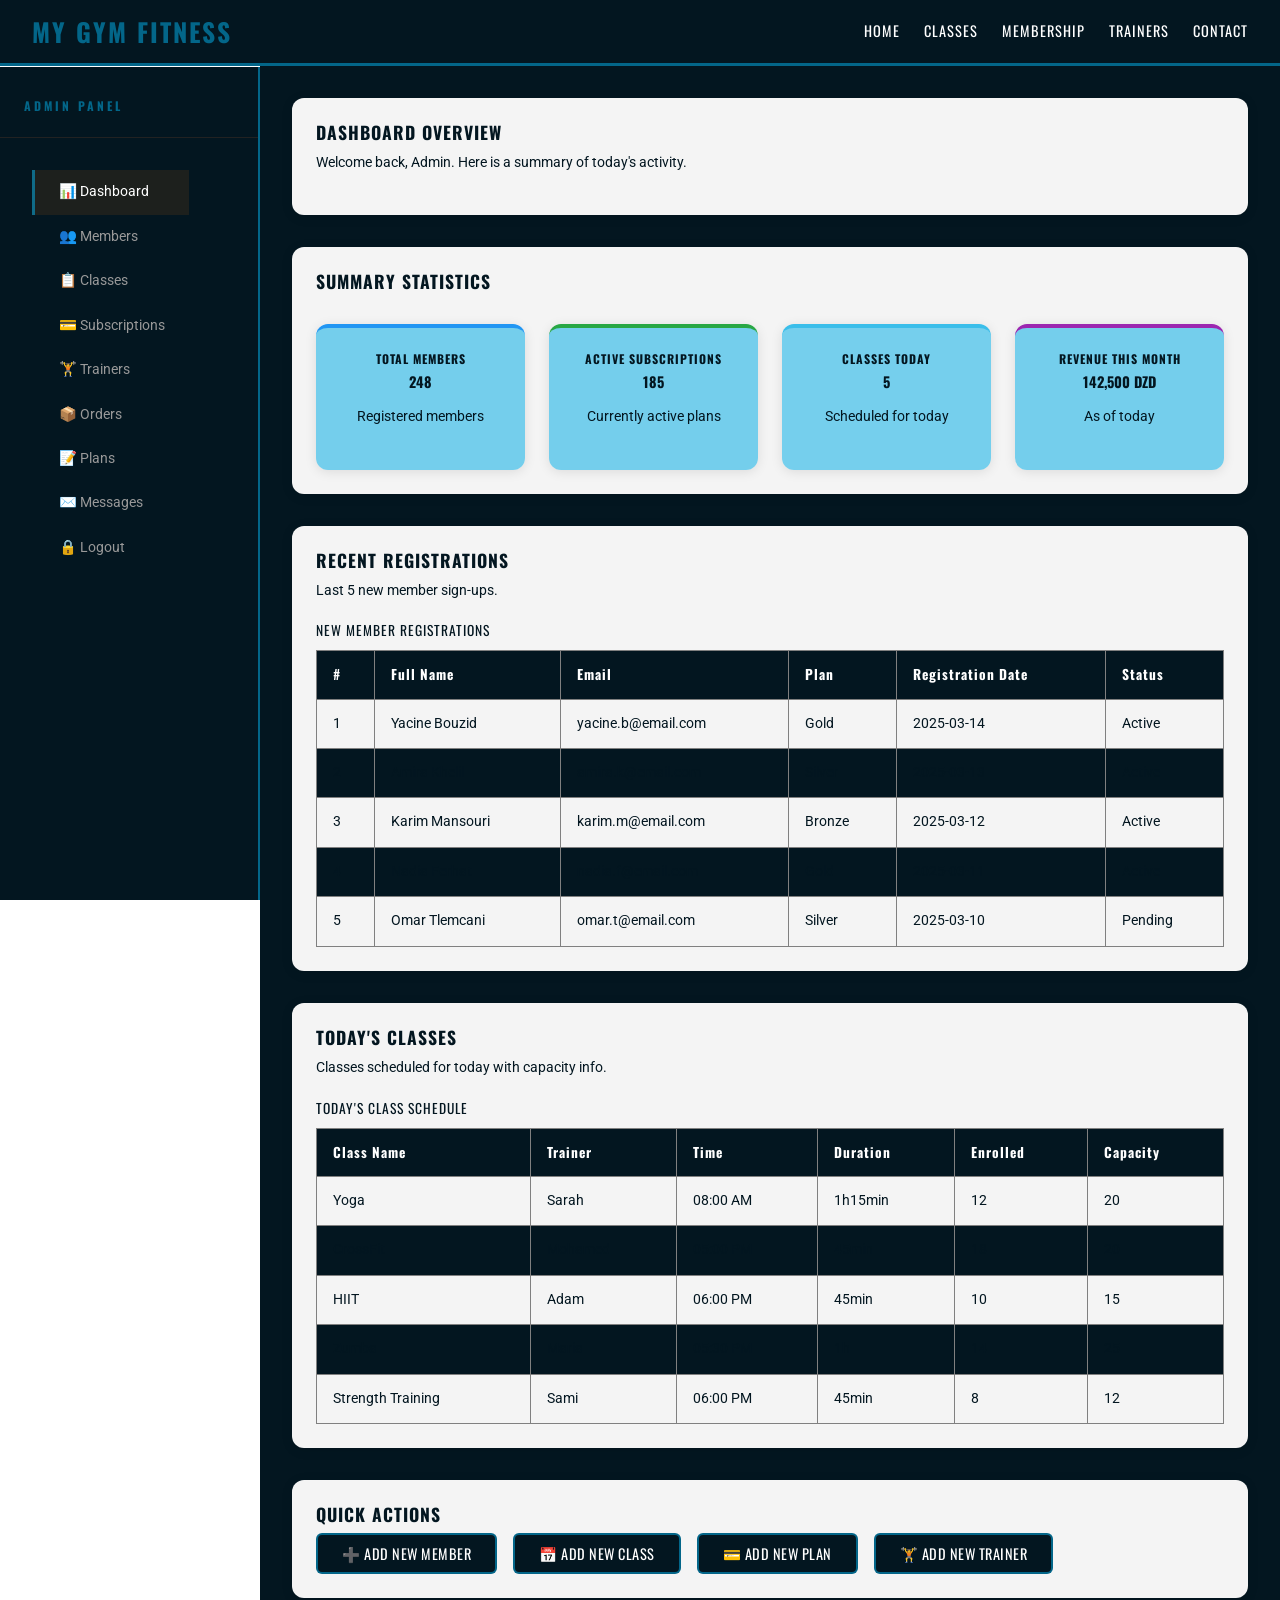
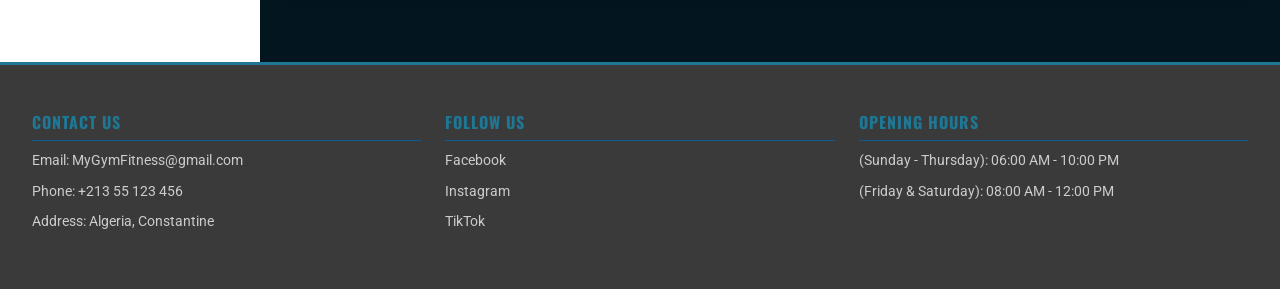
<file: admin-dashboard.html>
<!DOCTYPE html>
<html lang="en">
<head>
    <meta charset="UTF-8">
    <meta name="viewport" content="width=device-width, initial-scale=1.0">
    <title>Admin Dashboard</title>
    <link rel="stylesheet" href="admin.css">
    <link href="https://fonts.googleapis.com/css2?family=Oswald:wght@400;700&family=Roboto:wght@300;400;500&display=swap" rel="stylesheet">
</head>
<body>

<header>
    <nav>
        <h1>My Gym Fitness</h1>
        <ul class="navbar">
            <li><a href="index.html">Home</a></li>
            <li><a href="classes.html">Classes</a></li>
            <li><a href="membership.html">Membership</a></li>
            <li><a href="trainers.html">Trainers</a></li>
            <li><a href="contact.html">Contact</a></li>
        </ul>
    </nav>
</header>

<!-- Admin Layout: Sidebar + Main Content -->
<div class="admin-wrapper">

    <!-- Sidebar Navigation -->
    <aside class="admin-sidebar">
        <h2>Admin Panel</h2>
        <nav>
            <ul>
                <li><a href="admin-dashboard.html" class="active">📊 Dashboard</a></li>
                <li><a href="#">👥 Members</a></li>
                <li><a href="#">📋 Classes</a></li>
                <li><a href="#">💳 Subscriptions</a></li>
                <li><a href="#">🏋️ Trainers</a></li>
                <li><a href="#">📦 Orders</a></li>
                <li><a href="admin-plans.html">📝 Plans</a></li>
                <li><a href="#">✉️ Messages</a></li>
                <li><a href="admin-login.html">🔒 Logout</a></li>
            </ul>
        </nav>
    </aside>

    <!-- Main Dashboard Content -->
    <main class="admin-main">

        <section id="dashboard-header">
            <h2>Dashboard Overview</h2>
            <p>Welcome back, Admin. Here is a summary of today's activity.</p>
        </section>

        <!-- Summary Stats Section -->
        <section id="stats">
            <h2>Summary Statistics</h2>

            <article class="stat-card">
                <h3>Total Members</h3>
                <p class="stat-number">248</p>
                <p class="stat-label">Registered members</p>
            </article>

            <article class="stat-card">
                <h3>Active Subscriptions</h3>
                <p class="stat-number">185</p>
                <p class="stat-label">Currently active plans</p>
            </article>

            <article class="stat-card">
                <h3>Classes Today</h3>
                <p class="stat-number">5</p>
                <p class="stat-label">Scheduled for today</p>
            </article>

            <article class="stat-card">
                <h3>Revenue This Month</h3>
                <p class="stat-number">142,500 DZD</p>
                <p class="stat-label">As of today</p>
            </article>
        </section>

        <!-- Recent Registrations Table -->
        <section id="recent-activity">
            <h2>Recent Registrations</h2>
            <p>Last 5 new member sign-ups.</p>

            <table border="1">
                <caption>New Member Registrations</caption>
                <thead>
                    <tr>
                        <th>#</th>
                        <th>Full Name</th>
                        <th>Email</th>
                        <th>Plan</th>
                        <th>Registration Date</th>
                        <th>Status</th>
                    </tr>
                </thead>
                <tbody>
                    <tr>
                        <td>1</td>
                        <td>Yacine Bouzid</td>
                        <td>yacine.b@email.com</td>
                        <td>Gold</td>
                        <td>2025-03-14</td>
                        <td>Active</td>
                    </tr>
                    <tr>
                        <td>2</td>
                        <td>Amira Khelil</td>
                        <td>amira.k@email.com</td>
                        <td>Silver</td>
                        <td>2025-03-13</td>
                        <td>Active</td>
                    </tr>
                    <tr>
                        <td>3</td>
                        <td>Karim Mansouri</td>
                        <td>karim.m@email.com</td>
                        <td>Bronze</td>
                        <td>2025-03-12</td>
                        <td>Active</td>
                    </tr>
                    <tr>
                        <td>4</td>
                        <td>Nadia Ferhat</td>
                        <td>nadia.f@email.com</td>
                        <td>Gold</td>
                        <td>2025-03-11</td>
                        <td>Active</td>
                    </tr>
                    <tr>
                        <td>5</td>
                        <td>Omar Tlemcani</td>
                        <td>omar.t@email.com</td>
                        <td>Silver</td>
                        <td>2025-03-10</td>
                        <td>Pending</td>
                    </tr>
                </tbody>
            </table>
        </section>

        <!-- Today's Classes Table -->
        <section id="todays-classes">
            <h2>Today's Classes</h2>
            <p>Classes scheduled for today with capacity info.</p>

            <table border="1">
                <caption>Today's Class Schedule</caption>
                <thead>
                    <tr>
                        <th>Class Name</th>
                        <th>Trainer</th>
                        <th>Time</th>
                        <th>Duration</th>
                        <th>Enrolled</th>
                        <th>Capacity</th>
                    </tr>
                </thead>
                <tbody>
                    <tr>
                        <td>Yoga</td>
                        <td>Sarah</td>
                        <td>08:00 AM</td>
                        <td>1h15min</td>
                        <td>12</td>
                        <td>20</td>
                    </tr>
                    <tr>
                        <td>CrossFit</td>
                        <td>Mohamed</td>
                        <td>05:00 PM</td>
                        <td>45min</td>
                        <td>18</td>
                        <td>20</td>
                    </tr>
                    <tr>
                        <td>HIIT</td>
                        <td>Adam</td>
                        <td>06:00 PM</td>
                        <td>45min</td>
                        <td>10</td>
                        <td>15</td>
                    </tr>
                    <tr>
                        <td>Zumba</td>
                        <td>Maria</td>
                        <td>05:30 PM</td>
                        <td>1h</td>
                        <td>14</td>
                        <td>25</td>
                    </tr>
                    <tr>
                        <td>Strength Training</td>
                        <td>Sami</td>
                        <td>06:00 PM</td>
                        <td>45min</td>
                        <td>8</td>
                        <td>12</td>
                    </tr>
                </tbody>
            </table>
        </section>

        <!-- Quick Actions Section -->
        <section id="quick-actions">
            <h2>Quick Actions</h2>
            <ul>
                <li><button type="button">➕ Add New Member</button></li>
                <li><button type="button">📅 Add New Class</button></li>
                <li><button type="button">💳 Add New Plan</button></li>
                <li><button type="button">🏋️ Add New Trainer</button></li>
            </ul>
        </section>

    </main>
</div>

<footer>
    <section>
        <h2>Contact Us</h2>
        <p>Email: MyGymFitness@gmail.com</p>
        <p>Phone: +213 55 123 456</p>
        <p>Address: Algeria, Constantine</p>
    </section>

    <section>
        <h2>Follow Us</h2>
        <ul>
            <li><a href="#">Facebook</a></li>
            <li><a href="#">Instagram</a></li>
            <li><a href="#">TikTok</a></li>
        </ul>
    </section>

    <section>
        <h2>Opening Hours</h2>
        <ul>
            <li>(Sunday - Thursday): 06:00 AM - 10:00 PM</li>
            <li>(Friday &amp; Saturday): 08:00 AM - 12:00 PM</li>
        </ul>
    </section>
</footer>

</body>
</html>
</file>
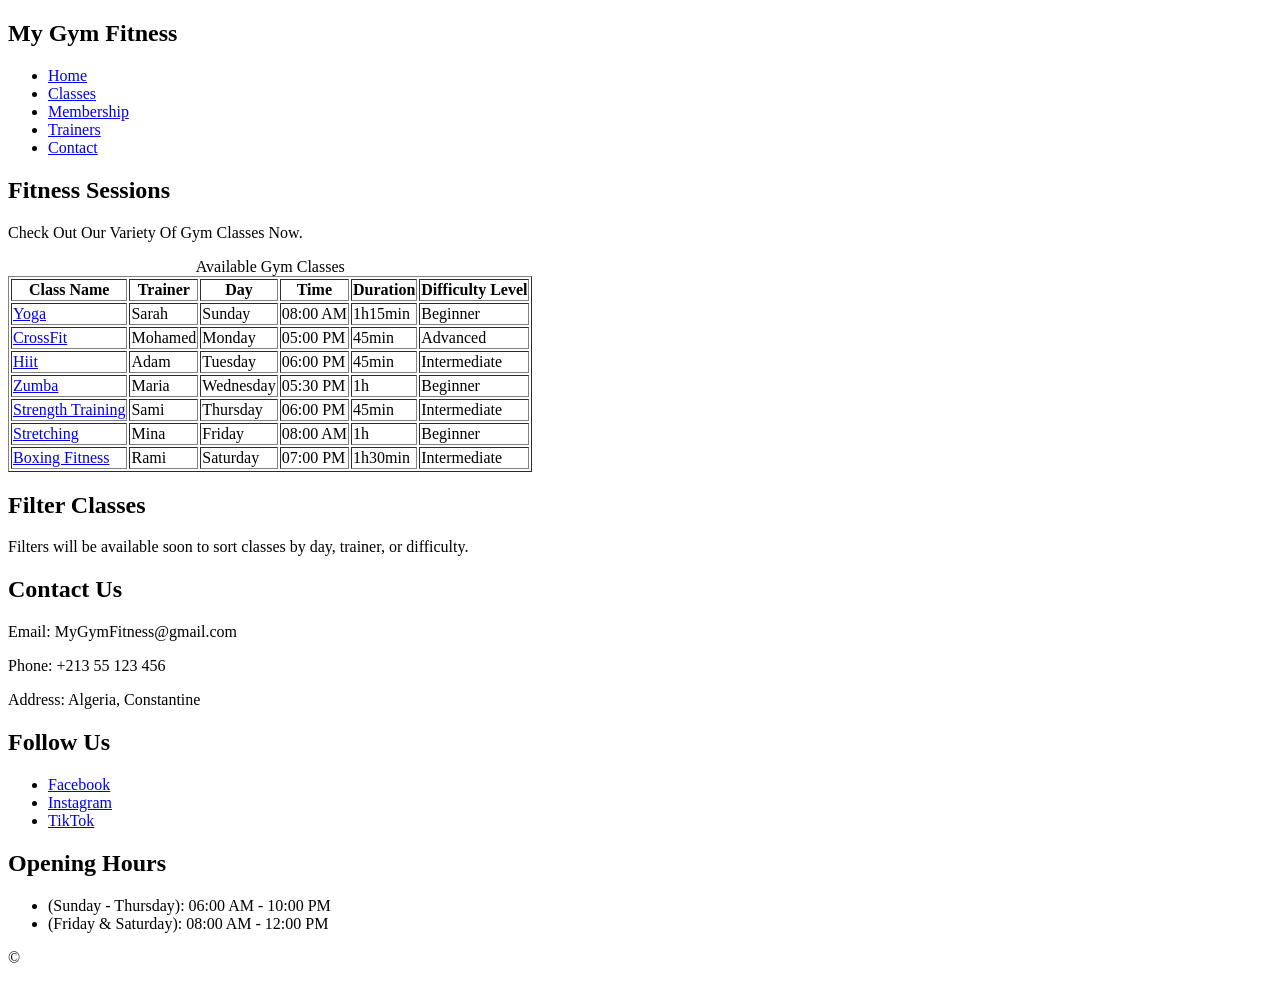
<file: classes.html>
<!DOCTYPE html>
<html lang="en">
<head>
    <meta charset="UTF-8">
    <meta name="viewport" content="width=device-width, initial-scale=1.0">
    <title>Classes Page</title>
</head>
<body>
<header>
    <!-- Navigation Bar -->
        <nav>
            <h1>My Gym Fitness</h1>
            <ul class="navbar">
                <li><a href="index.html">Home</a></li>
                <li><a href="classes.html">Classes</a></li>
                <li><a href="membership.html">Membership</a></li>
                <li><a href="trainers.html">Trainers</a></li>
                <li><a href="contact.html">Contact</a></li>
            </ul>
        </nav>
    <!-- Page title + short description -->
        <h2>Fitness Sessions</h2>
        <p>Check Out Our Variety Of Gym Classes Now.</p>
</header>

<main>
        <table border="1">
            <caption class="caption">Available Gym Classes</caption>
            <thead>
               <tr>
                 <th>Class Name</th>
                 <th>Trainer</th>
                 <th>Day</th>
                 <th>Time</th>
                 <th>Duration</th>
                 <th>Difficulty Level</th>
                </tr>
            </thead>
            <tbody>
                <tr>
                    <td><a href="#">Yoga</a></td>
                    <td>Sarah</td>
                    <td>Sunday</td>
                    <td>08:00 AM</td>
                    <td>1h15min</td>
                    <td>Beginner</td>
                </tr>
                <tr>
                    <td><a href="#">CrossFit</a></td>
                    <td>Mohamed</td>
                    <td>Monday</td>
                    <td>05:00 PM</td>
                    <td>45min</td>
                    <td>Advanced</td>
                </tr>
                <tr>
                    <td><a href="#">Hiit</a></td>
                    <td>Adam</td>
                    <td>Tuesday</td>
                    <td>06:00 PM</td>
                    <td>45min</td>
                    <td>Intermediate</td>
                </tr>
                <tr>
                    <td><a href="#">Zumba</a></td>
                    <td>Maria</td>
                    <td>Wednesday</td>
                    <td>05:30 PM</td>
                    <td>1h</td>
                    <td>Beginner</td>
                </tr>
                <tr>
                    <td><a href="#">Strength Training</a></td>
                    <td>Sami</td>
                    <td>Thursday</td>
                    <td>06:00 PM</td>
                    <td>45min</td>
                    <td>Intermediate</td>
                </tr>
                <tr>
                    <td><a href="#">Stretching</a></td>
                    <td>Mina</td>
                    <td>Friday</td>
                    <td>08:00 AM</td>
                    <td>1h</td>
                    <td>Beginner</td>
                </tr>
                <tr>
                    <td><a href="#">Boxing Fitness</a></td>
                    <td>Rami</td>
                    <td>Saturday</td>
                    <td>07:00 PM</td>
                    <td>1h30min</td>
                    <td>Intermediate</td>
                </tr>
            </tbody>
        </table>
        <!--uses in JS-->
        <section id="filter-note">
            <h2>Filter Classes</h2>
            <p>Filters will be available soon to sort classes by day, trainer, or difficulty. </p>
        </section>
</main>
<footer>
    <section>
        <h2>Contact Us</h2>
        <p>Email: MyGymFitness@gmail.com</p>
        <p>Phone: +213 55 123 456 </p>
        <p>Address: Algeria, Constantine </p>
    </section>

    <section>
        <h2>Follow Us</h2>
        <ul>
            <li><a href="#">Facebook</a></li>
            <li><a href="#">Instagram</a></li>
            <li><a href="#">TikTok</a></li>
        </ul>
    </section>

    <section>
        <h2>Opening Hours</h2>
        <ul>
            <li>(Sunday - Thursday): 06:00 AM - 10:00 PM</li>
            <li>(Friday & Saturday): 08:00 AM - 12:00 PM</li>
        </ul>
    </section>
    <p class="gym">©
</file>
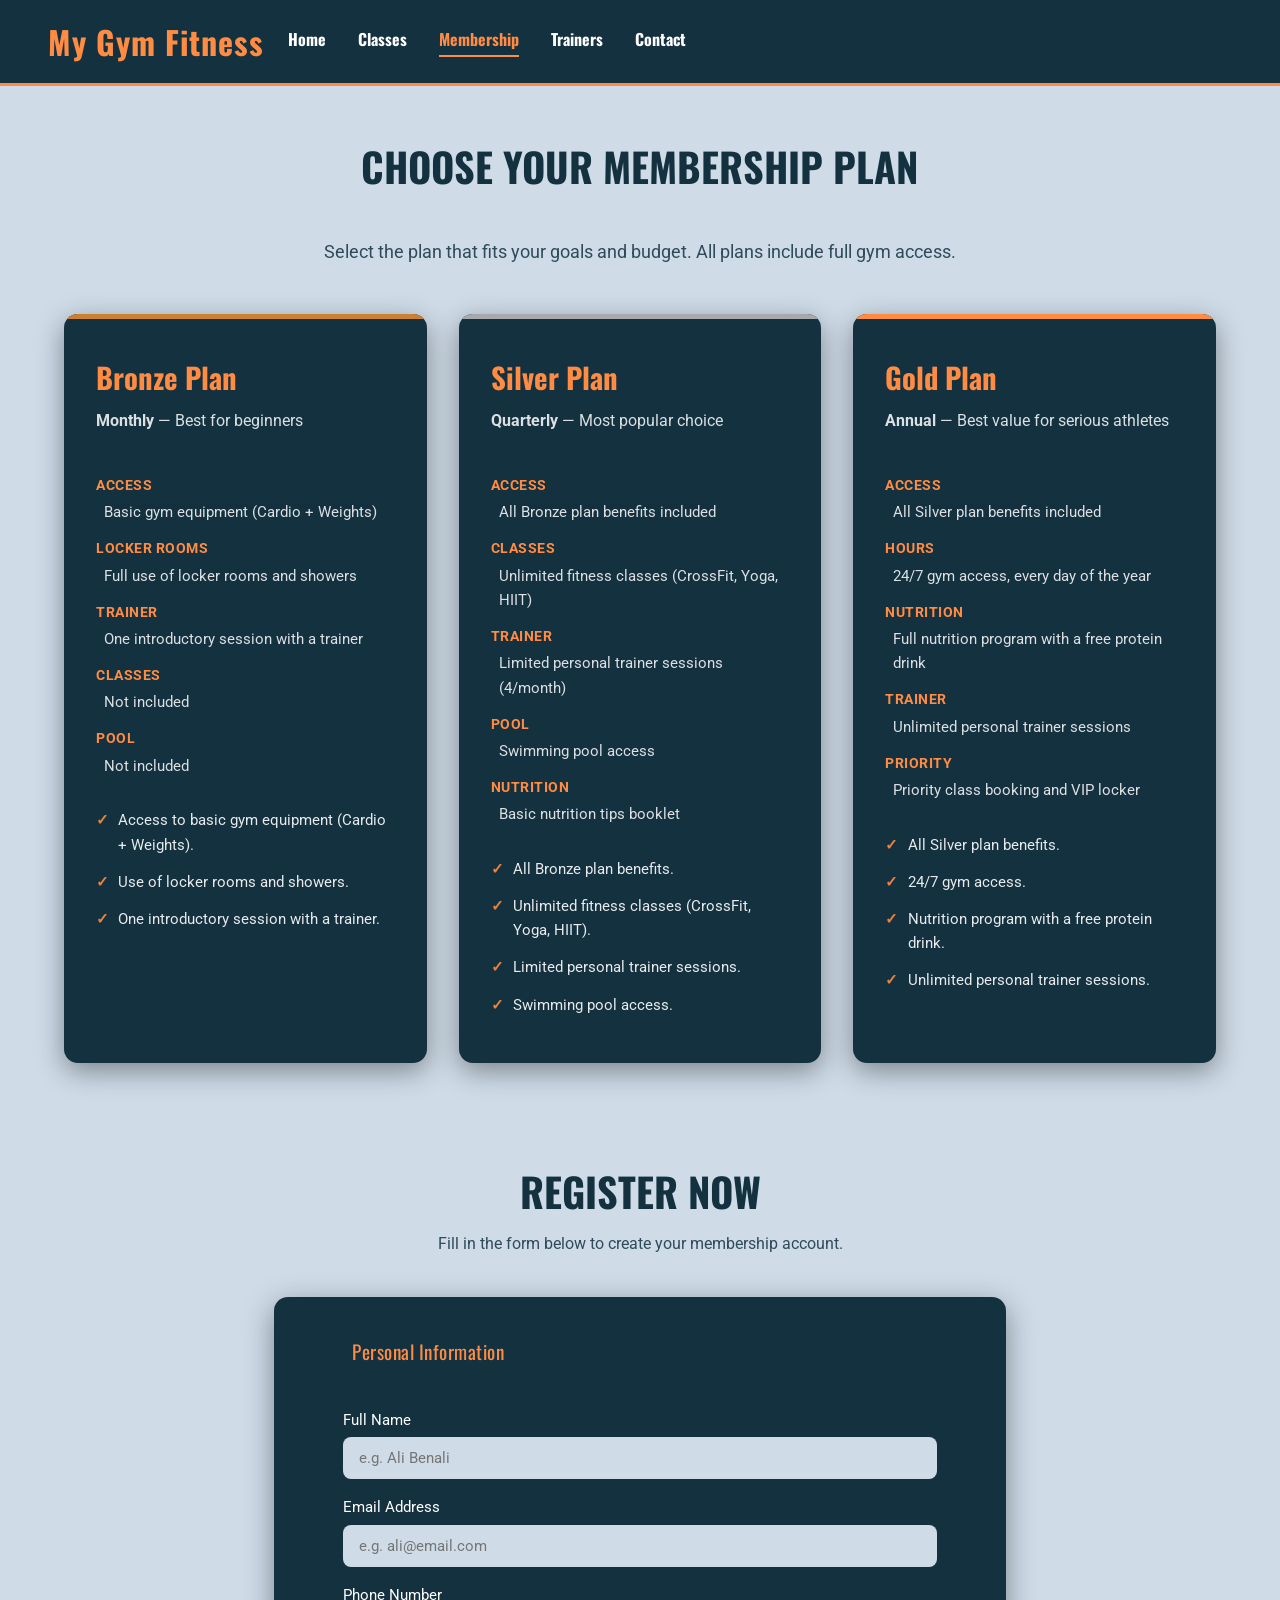
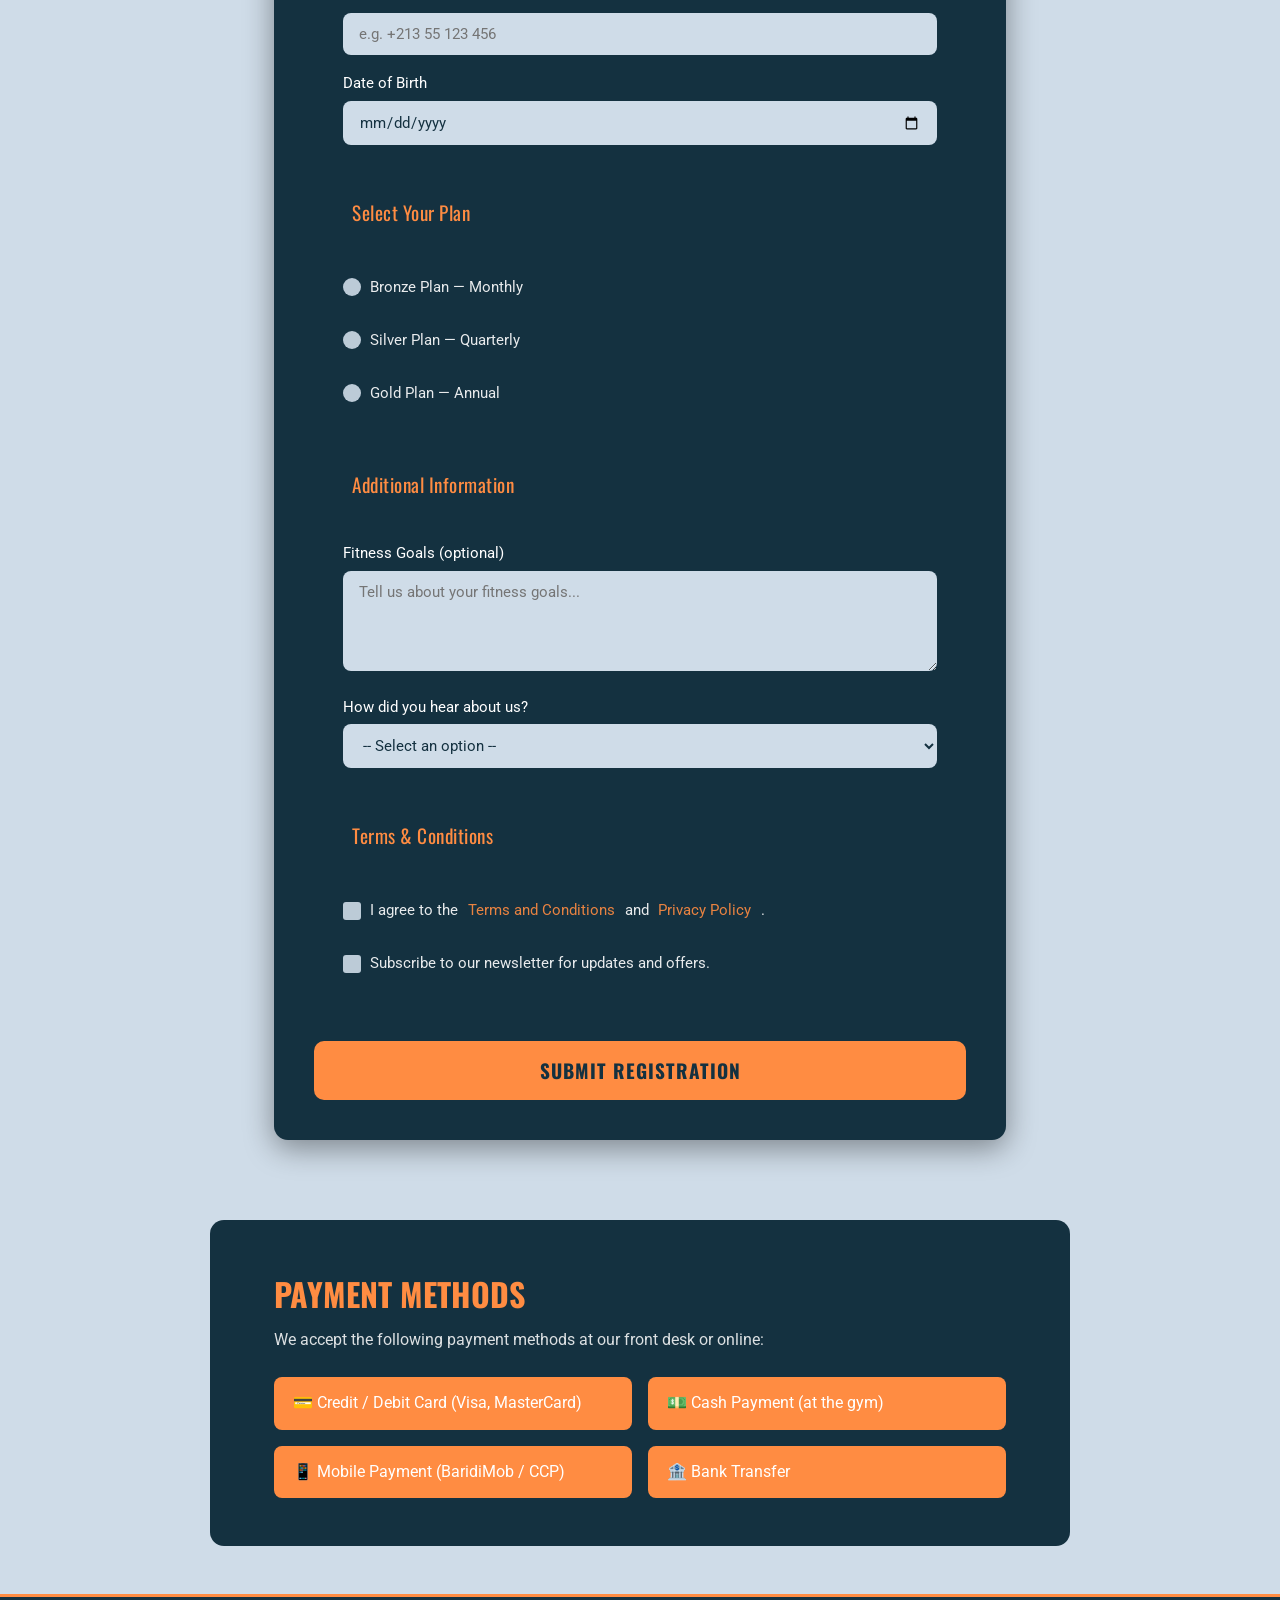
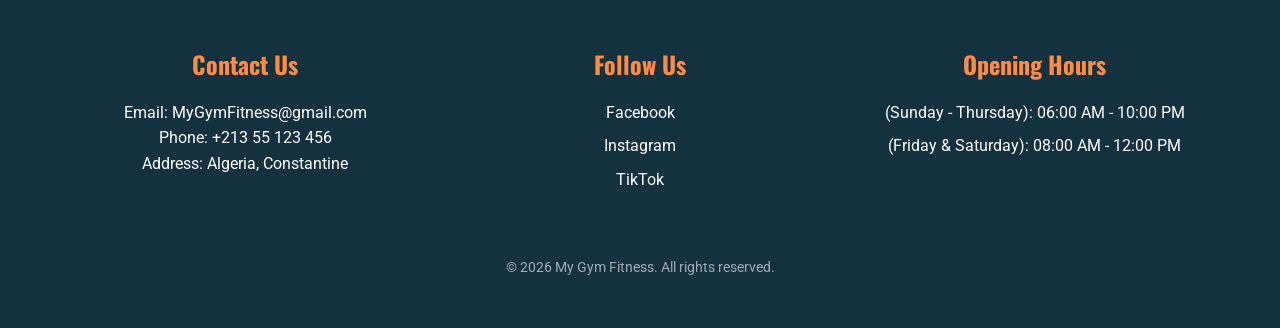
<file: membership.html>
<!DOCTYPE html>
<html lang="en">
<head>
    <meta charset="UTF-8">
    <meta name="viewport" content="width=device-width, initial-scale=1.0">
    <title>Membership Page</title>
    <link rel="stylesheet" href="newmembership.css">
    <link href="https://fonts.googleapis.com/css2?family=Oswald:wght@400;700&family=Roboto:wght@300;400;500&display=swap" rel="stylesheet">
</head>
<body>

<header>
    <nav>
        <h1>My Gym Fitness</h1>
        <ul class="navbar">
            <li><a href="index.html">Home</a></li>
            <li><a href="classes.html">Classes</a></li>
            <li><a href="membership.html" class="active">Membership</a></li>
            <li><a href="trainers.html">Trainers</a></li>
            <li><a href="contact.html">Contact</a></li>
        </ul>
    </nav>
</header>

<main>

    <!-- Membership Plans Section -->
    <section id="plans">
        <h2>Choose Your Membership Plan</h2>
        <p>Select the plan that fits your goals and budget. All plans include full gym access.</p>

        <article class="bronze">
            <h3>Bronze Plan</h3>
            <p><strong>Monthly</strong> — Best for beginners</p>
            <dl>
                <dt>Access</dt>
                <dd>Basic gym equipment (Cardio + Weights)</dd>
                <dt>Locker Rooms</dt>
                <dd>Full use of locker rooms and showers</dd>
                <dt>Trainer</dt>
                <dd>One introductory session with a trainer</dd>
                <dt>Classes</dt>
                <dd>Not included</dd>
                <dt>Pool</dt>
                <dd>Not included</dd>
            </dl>
            <ul>
                <li>Access to basic gym equipment (Cardio + Weights).</li>
                <li>Use of locker rooms and showers.</li>
                <li>One introductory session with a trainer.</li>
            </ul>
        </article>

        <article class="silver">
            <h3>Silver Plan</h3>
            <p><strong>Quarterly</strong> — Most popular choice</p>
            <dl>
                <dt>Access</dt>
                <dd>All Bronze plan benefits included</dd>
                <dt>Classes</dt>
                <dd>Unlimited fitness classes (CrossFit, Yoga, HIIT)</dd>
                <dt>Trainer</dt>
                <dd>Limited personal trainer sessions (4/month)</dd>
                <dt>Pool</dt>
                <dd>Swimming pool access</dd>
                <dt>Nutrition</dt>
                <dd>Basic nutrition tips booklet</dd>
            </dl>
            <ul>
                <li>All Bronze plan benefits.</li>
                <li>Unlimited fitness classes (CrossFit, Yoga, HIIT).</li>
                <li>Limited personal trainer sessions.</li>
                <li>Swimming pool access.</li>
            </ul>
        </article>

        <article class="gold">
            <h3>Gold Plan</h3>
            <p><strong>Annual</strong> — Best value for serious athletes</p>
            <dl>
                <dt>Access</dt>
                <dd>All Silver plan benefits included</dd>
                <dt>Hours</dt>
                <dd>24/7 gym access, every day of the year</dd>
                <dt>Nutrition</dt>
                <dd>Full nutrition program with a free protein drink</dd>
                <dt>Trainer</dt>
                <dd>Unlimited personal trainer sessions</dd>
                <dt>Priority</dt>
                <dd>Priority class booking and VIP locker</dd>
            </dl>
            <ul>
                <li>All Silver plan benefits.</li>
                <li>24/7 gym access.</li>
                <li>Nutrition program with a free protein drink.</li>
                <li>Unlimited personal trainer sessions.</li>
            </ul>
        </article>
    </section>

    <!-- Registration Form Section -->
    <section id="register">
        <h2>Register Now</h2>
        <p>Fill in the form below to create your membership account.</p>

        <form action="#" method="POST">

            <!-- Personal Information Fieldset -->
            <fieldset>
                <legend>Personal Information</legend>

                <label for="full-name">Full Name</label>
                <input type="text" id="full-name" name="full_name" placeholder="e.g. Ali Benali" required>

                <label for="email">Email Address</label>
                <input type="email" id="email" name="email" placeholder="e.g. ali@email.com" required>

                <label for="phone">Phone Number</label>
                <input type="tel" id="phone" name="phone" placeholder="e.g. +213 55 123 456" required>

                <label for="dob">Date of Birth</label>
                <input type="date" id="dob" name="dob" required>
            </fieldset>

            <!-- Plan Selection Fieldset -->
            <fieldset>
                <legend>Select Your Plan</legend>

                <label>
                    <input type="radio" name="plan" value="bronze" required>
                    Bronze Plan — Monthly
                </label>

                <label>
                    <input type="radio" name="plan" value="silver">
                    Silver Plan — Quarterly
                </label>

                <label>
                    <input type="radio" name="plan" value="gold">
                    Gold Plan — Annual
                </label>
            </fieldset>

            <!-- Additional Info Fieldset -->
            <fieldset>
                <legend>Additional Information</legend>

                <label for="goals">Fitness Goals (optional)</label>
                <textarea id="goals" name="goals" rows="4" placeholder="Tell us about your fitness goals..."></textarea>

                <label for="hear-about">How did you hear about us?</label>
                <select id="hear-about" name="hear_about">
                    <option value="">-- Select an option --</option>
                    <option value="social-media">Social Media</option>
                    <option value="friend">Friend / Family</option>
                    <option value="google">Google Search</option>
                    <option value="flyer">Flyer / Poster</option>
                    <option value="other">Other</option>
                </select>
            </fieldset>

            <!-- Terms & Submit -->
            <fieldset>
                <legend>Terms &amp; Conditions</legend>

                <label>
                    <input type="checkbox" name="terms" required>
                    I agree to the <a href="#">Terms and Conditions</a> and <a href="#">Privacy Policy</a>.
                </label>

                <label>
                    <input type="checkbox" name="newsletter">
                    Subscribe to our newsletter for updates and offers.
                </label>
            </fieldset>

            <button type="submit">Submit Registration</button>

        </form>
    </section>

    <!-- Payment Methods Section -->
    <section id="payment">
        <h2>Payment Methods</h2>
        <p>We accept the following payment methods at our front desk or online:</p>
        <ul>
            <li>💳 Credit / Debit Card (Visa, MasterCard)</li>
            <li>💵 Cash Payment (at the gym)</li>
            <li>📱 Mobile Payment (BaridiMob / CCP)</li>
            <li>🏦 Bank Transfer</li>
        </ul>
    </section>

</main>

<footer>
    <section>
        <h2>Contact Us</h2>
        <p>Email: MyGymFitness@gmail.com</p>
        <p>Phone: +213 55 123 456</p>
        <p>Address: Algeria, Constantine</p>
    </section>

    <section>
        <h2>Follow Us</h2>
        <ul>
            <li><a href="#">Facebook</a></li>
            <li><a href="#">Instagram</a></li>
            <li><a href="#">TikTok</a></li>
        </ul>
    </section>

    <section>
        <h2>Opening Hours</h2>
        <ul>
            <li>(Sunday - Thursday): 06:00 AM - 10:00 PM</li>
            <li>(Friday &amp; Saturday): 08:00 AM - 12:00 PM</li>
        </ul>
         
    </section>
    <p>© 2026 My Gym Fitness. All rights reserved.</p>
</footer>

</body>
</html>
</file>
<file: admin.css>
:root{--primary-light:#1e1e1e;--accent-hover:#e06900;--bg-dark:#3A3A3A;--bg-light:#f4f4f4;--border:#2e2e2e;--shadow:rgba(0,0,0,.1);--primary:#031620;--accent:#04aee687;--bg:#0a5d98;--text:#FFFFFF;--font-heading:'Oswald',sans-serif;--font-body:'Roboto',sans-serif;--space-xs:8px;--space-sm:16px;--space-md:24px;--space-lg:32px;--space-xl:48px;--radius-sm:6px;--radius-md:12px;--transition:.3s ease}
*,*::before,*::after{box-sizing:border-box;margin:0;padding:0}
body{font-family:var(--font-body);background:var(--);color:var(--text);line-height:1.7}
ul{list-style:none}
a{text-decoration:none;transition:color var(--transition)}
h1,h2,h3,h4{font-family:var(--font-heading);text-transform:uppercase;letter-spacing:1px;line-height:1.2}
header{background:var(--primary);position:sticky;top:0;z-index:999;border-bottom:3px solid var(--accent)}
nav{display:flex;justify-content:space-between;align-items:center;padding:var(--space-sm) var(--space-lg)}
nav h1{color:var(--accent);font-size:1.6rem;letter-spacing:2px}
ul.navbar{display:flex;gap:var(--space-md)}
ul.navbar li a{color:var(--text);font-family:var(--font-heading);font-size:.9rem;text-transform:uppercase;letter-spacing:1px;padding-bottom:4px;border-bottom:2px solid transparent;transition:color var(--transition),border-color var(--transition)}
ul.navbar li a:hover{color:var(--accent);border-color:var(--accent)}
footer{background:var(--bg-dark);border-top:3px solid var(--accent);display:flex;justify-content:space-between;flex-wrap:wrap;gap:var(--space-md);padding:var(--space-xl) var(--space-lg)}
footer section{flex:1;min-width:180px}
footer h2{color:var(--accent);font-size:1rem;margin-bottom:var(--space-xs);padding-bottom:var(--space-xs);border-bottom:1px solid var(--bg)}
footer p,footer li{font-size:.9rem;color:#ccc;margin-bottom:6px}
footer a{color:#ccc}
footer a:hover{color:var(--accent)}
.admin-wrapper{display:flex;min-height:calc(100vh - 140px)}
.admin-sidebar{width:260px;min-width:260px;background:var(--primary);border-right:2px solid var(--accent);padding:var(--space-lg) 0;position:sticky;top:67px;height:calc(100vh - 67px);overflow-y:auto}
.admin-sidebar h2{font-size:.75rem;letter-spacing:3px;color:var(--accent);padding:0 var(--space-md) var(--space-md);border-bottom:1px solid #222;margin-bottom:var(--space-sm)}
.admin-sidebar nav ul li a{display:block;padding:10px var(--space-md);color:#999;font-size:.9rem;border-left:3px solid transparent;transition:color var(--transition),background var(--transition),border-color var(--transition)}
.admin-sidebar nav ul li a:hover,.admin-sidebar nav ul li a.active{color:var(--text);background:rgba(255,123,0,.1);border-left-color:var(--accent)}
.admin-main{flex:1;background:var(--primary);padding:var(--space-lg);overflow-x:auto}
.admin-main section{background:var(--bg-light);border-radius:var(--radius-md);padding:var(--space-md);margin-bottom:var(--space-lg);box-shadow:0 2px 12px var(--shadow)}
.admin-main h2{color:var(--primary);margin-bottom:var(--space-xs);font-size:1.1rem}
.admin-main p{color:var(--primary);font-size:.9rem;margin-bottom:var(--space-sm)}
#stats{display:grid;grid-template-columns:repeat(4,1fr);gap:var(--space-md)}
#stats>h2{grid-column:1/-1}
.stat-card{background:var(--accent);border-radius:var(--radius-md);padding:var(--space-md);text-align:center;box-shadow:0 2px 12px var(--shadow);border-top:4px solid var(--accent)}
.stat-card:nth-child(2){border-top-color:#2196f3}
.stat-card:nth-child(3){border-top-color:#28a745}
.stat-card:nth-child(5){border-top-color:#9c27b0}
.stat-card h3{font-size:.75rem;letter-spacing:1px;color:var(--primary);margin-bottom:var(--space-xs)}
.stat-number{font-family:var(--font-heading);font-size:2rem;font-weight:700;color:var(--primary);line-height:1;margin-bottom:4px}
.stat-label{font-size:.8rem;color:#aaa}
.admin-main table{width:100%;border-collapse:collapse;font-size:.9rem}
.admin-main caption{font-family:var(--font-heading);font-size:.85rem;color:var(--primary);text-align:left;letter-spacing:1px;padding-bottom:var(--space-xs);text-transform:uppercase}
.admin-main thead tr{background:var(--primary)}
.admin-main thead th,.admin-main tbody td{padding:12px var(--space-sm)}
.admin-main thead th{color:var(--text);font-family:var(--font-heading);font-size:.85rem;text-align:left;letter-spacing:1px}
.admin-main tbody tr{border-bottom:1px solid --primary;transition:background var(--transition)}
.admin-main tbody tr:nth-child(even){background:var(--primary)}
.admin-main tbody tr:hover{background:var(--primary)}
.admin-main tbody td{color:var(--primary)}
#quick-actions ul{display:flex;flex-wrap:wrap;gap:var(--space-sm)}
#quick-actions button{background:var(--primary);color:var(--text);border:2px solid var(--accent);border-radius:var(--radius-sm);padding:var(--space-xs) var(--space-md);font-family:var(--font-heading);font-size:.9rem;letter-spacing:.5px;text-transform:uppercase;cursor:pointer;transition:background var(--transition),color var(--transition)}
#quick-actions button:hover{background:var(--accent);color:var(--primary)}
@media(max-width:1023px){nav{flex-direction:column;gap:var(--space-sm)}ul.navbar{flex-wrap:wrap;justify-content:center}.admin-wrapper{flex-direction:column}.admin-sidebar{width:100%;position:static;height:auto;padding:var(--space-sm)}.admin-sidebar nav ul{display:flex;flex-wrap:wrap;gap:4px}.admin-sidebar nav ul li a{border-left:none;border-bottom:3px solid transparent;padding:var(--space-xs) var(--space-sm)}.admin-sidebar nav ul li a:hover,.admin-sidebar nav ul li a.active{border-left-color:transparent;border-bottom-color:var(--accent)}#stats{grid-template-columns:repeat(2,1fr)}}
@media(max-width:767px){#stats{grid-template-columns:1fr}footer{flex-direction:column;text-align:center}.admin-main{padding:var(--space-sm)}#quick-actions ul{flex-direction:column}#quick-actions button{width:100%}table{display:block;overflow-x:auto;white-space:nowrap}}
</file>
<file: newmembership.css>
/* ====== RESET & VARIABLES ====== */
* { margin: 0; padding: 0; box-sizing: border-box; }
:root {
    --primary: #143140;  --accent: #FF8C42;
    --bg:      #cfdce8;  --text:   #FFFFFF;
    --space-xs: 8px;  --space-sm: 16px;  --space-md: 24px;
    --space-lg: 32px; --space-xl: 48px;
}

/* ====== BODY & TYPOGRAPHY ====== */
body { font-family: 'Roboto', sans-serif; background-color: var(--bg); color: var(--text); line-height: 1.6; }
h1, h2, h3, h4, .navbar a { font-family: 'Oswald', sans-serif; }

/* ====== HEADER & NAVBAR ====== */
header { background-color: var(--primary); position: sticky; top: 0; z-index: 1000; border-bottom: 3px solid var(--accent); }
nav { display: flex; flex-direction: column; gap: var(--space-sm); align-items: center; padding: var(--space-sm) var(--space-md); }
nav h1 { font-size: 2rem; color: var(--accent); margin-right: 8px; letter-spacing: 1px; }
.navbar { list-style: none; display: flex; gap: 2rem; }
.navbar a { display: inline-block; font-weight: bold; line-height: 25px; text-decoration: none; color: var(--light); position: relative; transition: .3s; padding-bottom: .2rem; }
.navbar a::after { content: ""; position: absolute; width: 0; height: .15rem; background-color: var(--accent); left: 0; bottom: -.3rem; transition: .3s; }
.navbar a:hover::after { width: 100%; }
.navbar a:hover { color: var(--accent); }
.navbar a.active { color: var(--accent); border-bottom: .15rem solid var(--accent); }

/* ====== PAGE BANNER ====== */
.page-banner {
    width: 100%; height: 320px;
    background: linear-gradient(rgba(5,63,92,.75), rgba(5,63,92,.75)),
                url(https://images.unsplash.com/photo-1534438327276-14e5300c3a48?q=80&w=2070&auto=format&fit=crop) center/cover;
    display: flex; flex-direction: column; justify-content: center; align-items: center; text-align: center;
    border-bottom: 3px solid var(--accent);
}
.page-banner h2 { font-size: 3rem; color: var(--accent); margin-bottom: .5rem; letter-spacing: 2px; text-transform: uppercase; }
.page-banner p  { font-size: 1.2rem; color: var(--light); opacity: .9; }
main { padding-bottom: var(--space-xl); }

/* ====== MEMBERSHIP PLANS ====== */
#plans { display: grid; grid-template-columns: 1fr; gap: 2rem; padding: var(--space-xl) 5%; align-items: stretch; }
#plans > h2 { grid-column: 1/-1; font-size: 2.5rem; color: var(--primary); margin-bottom: .5rem; text-transform: uppercase; text-align: center; }
#plans > p  { grid-column: 1/-1; font-size: 1.1rem; color: var(--primary); margin-bottom: 1rem; opacity: .85; text-align: center; }
#plans article {
    background-color: var(--primary); border-radius: 14px; padding: 2.5rem 2rem;
    border: 1.5px solid var(--teal); box-shadow: 0 8px 28px rgba(0,0,0,.4);
    transition: transform .35s, box-shadow .35s; text-align: left; position: relative; overflow: hidden;
}
#plans article::before { content: ""; position: absolute; top: 0; left: 0; width: 100%; height: 5px; }
#plans article.bronze::before { background: #cd7f32; }
#plans article.silver::before { background: #a8a9ad; }
#plans article.gold::before   { background: var(--accent); }
#plans article:hover { transform: translateY(-8px); box-shadow: 0 16px 40px rgba(247,173,25,.2); }

/* Recommended plan */
#plans article.recommended { border: 2px solid var(--accent); margin-top: -8px; margin-bottom: -8px; box-shadow: 0 12px 36px rgba(255,140,66,.3); }
#plans article.recommended:hover { transform: translateY(-8px); }
#plans article.recommended::after {
    content: "RECOMMENDED"; position: absolute; top: 18px; right: -30px;
    background: var(--accent); color: var(--primary); font-family: 'Oswald', sans-serif;
    font-size: .7rem; font-weight: bold; letter-spacing: 1px; padding: .3rem 2.8rem;
    transform: rotate(45deg); text-align: center;
}

#plans h3 { font-size: 1.8rem; margin-bottom: .5rem; color: var(--accent); }
#plans article > p { font-size: 1rem; color: var(--light); margin-bottom: 1.5rem; opacity: .85; border-bottom: 1px solid var(--teal); padding-bottom: 1rem; }
dl { margin-bottom: 1.5rem; }
dt { font-weight: bold; color: var(--accent); font-size: .9rem; text-transform: uppercase; letter-spacing: .5px; margin-top: .8rem; }
dd { color: var(--text); font-size: .95rem; margin: .2rem 0 0; opacity: .85; padding-left: .5rem; border-left: 2px solid var(--teal); }
#plans ul { list-style: none; padding: 0; margin-top: .5rem; }
#plans ul li { padding: .4rem 0 .4rem 1.4rem; font-size: .95rem; color: var(--light); position: relative; opacity: .9; }
#plans ul li::before { content: "✓"; position: absolute; left: 0; color: var(--accent); font-weight: bold; }

/* ====== REGISTRATION FORM ====== */
#register { padding: var(--space-xl) 5%; max-width: 860px; margin: 0 auto; }
#register h2 { font-size: 2.5rem; color: var(--primary); margin-bottom: .5rem; text-align: center; text-transform: uppercase; }
#register > p { text-align: center; color: var(--primary); margin-bottom: 2.5rem; opacity: .85; }
form { background-color: var(--primary); border-radius: 14px; border: 1.5px solid var(--teal); padding: 2.5rem; box-shadow: 0 8px 30px rgba(0,0,0,.4); }
fieldset { border: 1px solid var(--teal); border-radius: 10px; padding: 1.5rem 1.8rem; margin-bottom: 1.8rem; }
legend { font-family: 'Oswald', sans-serif; font-size: 1.2rem; color: var(--accent); padding: 0 .6rem; letter-spacing: .5px; }
label { display: block; font-size: .95rem; color: var(--light); margin-top: 1rem; margin-bottom: .35rem; }
fieldset label:has(input[type="radio"]),
fieldset label:has(input[type="checkbox"]) { display: flex; align-items: center; gap: .6rem; cursor: pointer; color: var(--text); opacity: .9; padding: .4rem 0; }

input[type="text"], input[type="email"], input[type="tel"],
input[type="date"], textarea, select {
    width: 100%; padding: .75rem 1rem; background-color: var(--bg);
    border: 1.5px solid var(--teal); border-radius: 8px; color: var(--primary);
    font-family: 'Roboto', sans-serif; font-size: .95rem;
    transition: border-color .3s, box-shadow .3s; outline: none;
}
input[type="text"]:focus, input[type="email"]:focus, input[type="tel"]:focus,
input[type="date"]:focus, textarea:focus, select:focus {
    border-color: var(--accent); box-shadow: 0 0 0 3px rgba(247,173,25,.15);
}

/* Custom radio & checkbox */
input[type="radio"], input[type="checkbox"] {
    appearance: none; -webkit-appearance: none; width: 18px; height: 18px;
    border: 2px solid var(--teal); border-radius: 3px; background: var(--bg);
    cursor: pointer; transition: border-color .2s, background .2s; flex-shrink: 0; position: relative;
}
input[type="radio"] { border-radius: 50%; }
input[type="radio"]:checked, input[type="checkbox"]:checked { background: var(--accent); border-color: var(--accent); }
input[type="radio"]:checked::after { content: ""; position: absolute; top: 3px; left: 3px; width: 8px; height: 8px; border-radius: 50%; background: var(--primary); }
input[type="checkbox"]:checked::after { content: "✓"; position: absolute; top: -1px; left: 2px; font-size: .75rem; color: var(--primary); font-weight: bold; }

textarea { resize: vertical; min-height: 100px; }
select option { background-color: var(--primary); }
form a       { color: var(--accent); text-decoration: none; }
form a:hover { text-decoration: underline; }

button[type="submit"] {
    display: block; width: 100%; margin-top: 1.5rem; padding: .95rem 2rem;
    background-color: var(--accent); color: var(--primary); font-family: 'Oswald', sans-serif;
    font-size: 1.2rem; font-weight: bold; letter-spacing: 1px; text-transform: uppercase;
    border: none; border-radius: 10px; cursor: pointer; transition: background-color .3s, transform .2s;
}
button[type="submit"]:hover { background-color: var(--bg); transform: translateY(-2px); }

/* ====== PAYMENT SECTION ====== */
#payment { padding: 3rem 5%; max-width: 860px; margin: 2rem auto 0; background-color: var(--primary); border-radius: 14px; border: 1.5px solid var(--teal); }
#payment h2 { font-size: 2rem; color: var(--accent); margin-bottom: .5rem; text-transform: uppercase; }
#payment > p { color: var(--light); margin-bottom: 1.5rem; opacity: .85; }
#payment ul { list-style: none; padding: 0; display: grid; grid-template-columns: 1fr; gap: 1rem; }
#payment ul li { background-color: var(--accent); border: 1px solid var(--teal); border-radius: 8px; padding: .85rem 1.2rem; font-size: 1rem; color: var(--text); transition: border-color .3s; }
#payment ul li:hover { border-color: var(--accent); color: var(--primary); }

/* ====== FOOTER ====== */
footer { background-color: var(--primary); color: var(--text); display: flex; flex-direction: column; flex-wrap: wrap; border-top: 3px solid var(--accent); padding: 3rem 5%; gap: 2rem; text-align: center; }
footer section { flex: 1; }
footer h2 { font-size: 1.5rem; margin-bottom: 1rem; color: var(--accent); }
footer ul, footer li { list-style: none; margin-bottom: .5rem; padding: 0; }
footer a       { text-decoration: none; color: var(--light); }
footer a:hover { color: var(--accent); }
footer > p { width: 100%; margin-top: 1.5rem; text-align: center; color: var(--light); opacity: .6; font-size: .9rem; }

/* ====== RESPONSIVE — MOBILE-FIRST ====== */
@media (min-width: 768px) {
    nav { flex-direction: row; padding: 1rem 3rem; }
    #payment ul { grid-template-columns: repeat(2, 1fr); }
    footer { flex-direction: row; }
}
@media (min-width: 1024px) {
    #plans { grid-template-columns: repeat(3, 1fr); }
}
</file>
